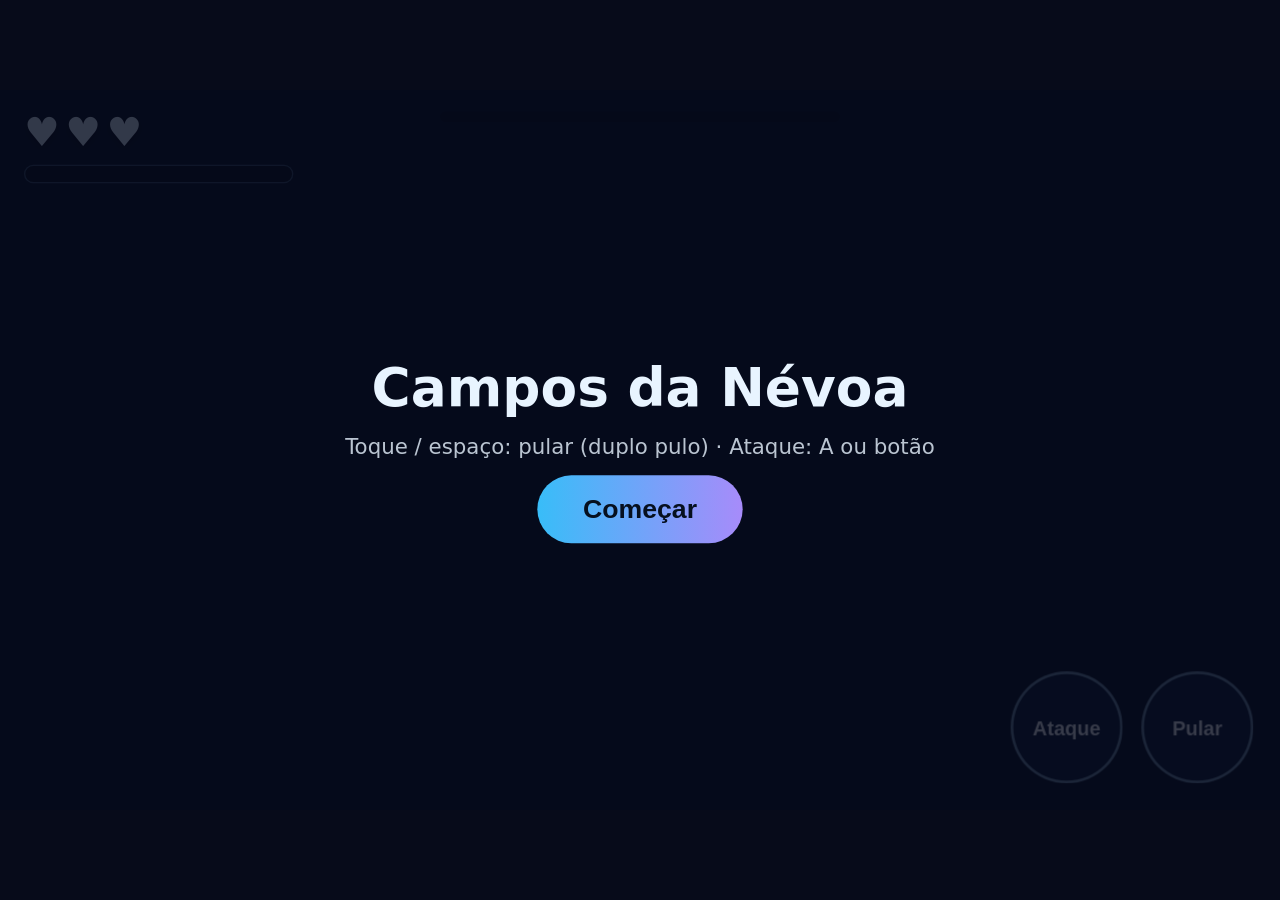
<file: deploy/aventura-2d.html>
<!doctype html>
<html lang="pt-BR"><head><meta charset="utf-8">
<meta name="viewport" content="width=device-width,initial-scale=1,viewport-fit=cover,user-scalable=no">
<title>Aventura 2D — Campos da Névoa</title>
<style>
html,body{margin:0;height:100%;background:#070b1a;overflow:hidden;touch-action:none;-webkit-user-select:none;user-select:none;font-family:system-ui,sans-serif}
#wrap{position:fixed;inset:0;display:flex;align-items:center;justify-content:center}
#stage{position:relative;width:960px;height:540px;transform-origin:center center}
#stage canvas{position:absolute;left:0;top:0;width:960px;height:540px}
#ui{position:absolute;left:0;top:0;width:960px;height:540px;pointer-events:none;color:#e8f4ff;text-shadow:0 2px 6px #000a}
#hearts{position:absolute;left:18px;top:14px;font-size:30px;letter-spacing:4px}
#energy{position:absolute;left:18px;top:56px;width:200px;height:12px;border-radius:8px;background:#0007;border:1px solid #9cf5;overflow:hidden}
#energy i{display:block;height:100%;width:0;background:linear-gradient(90deg,#38bdf8,#a78bfa);box-shadow:0 0 12px #7dd3fc}
#energy.full i{animation:pulse .5s infinite alternate}
@keyframes pulse{to{filter:brightness(1.8)}}
#prog{position:absolute;left:50%;top:16px;width:300px;height:8px;margin-left:-150px;border-radius:6px;background:#0006;overflow:hidden}
#prog i{display:block;height:100%;width:0;background:#86efac}
#boss{position:absolute;left:50%;top:34px;width:340px;margin-left:-170px;display:none;text-align:center;font-size:13px}
#boss b{display:block;height:12px;border-radius:7px;background:#0008;border:1px solid #fff4;overflow:hidden;margin-top:3px}
#boss b i{display:block;height:100%;width:100%;background:#ef4444}
#boss.armor b i{background:#94a3b8}
#msg{position:absolute;left:0;right:0;top:46%;text-align:center;font-size:30px;font-weight:700;opacity:0;transition:opacity .4s}
#mvb{position:absolute;left:20px;bottom:20px;display:none;gap:14px;pointer-events:auto}#mvb.on{display:flex}#mvb button{width:84px;height:84px;border-radius:50%;border:2px solid #bfe6ff99;background:#0b1a3a99;color:#fff;font-size:28px;font-weight:700}#mvb button:active{background:#38bdf866}
#btns{position:absolute;right:20px;bottom:20px;display:flex;gap:14px;pointer-events:auto}
#btns button{width:84px;height:84px;border-radius:50%;border:2px solid #bfe6ff99;background:#0b1a3a99;color:#fff;font-size:15px;font-weight:700;backdrop-filter:blur(4px)}
#btns button:active{background:#38bdf866}
#start{position:absolute;inset:0;display:flex;flex-direction:column;align-items:center;justify-content:center;gap:12px;background:#050a1ccc;color:#e8f4ff;z-index:5;text-align:center}
#start h1{margin:0;font-size:40px}
#start p{margin:0;opacity:.8}
#start button{padding:14px 34px;font-size:20px;border-radius:30px;border:0;background:linear-gradient(90deg,#38bdf8,#a78bfa);color:#06101f;font-weight:800}
</style></head><body>
<div id="wrap"><div id="stage">
<canvas id="bg" width="960" height="540"></canvas>
<canvas id="gl" width="960" height="540"></canvas>
<canvas id="fg" width="960" height="540"></canvas>
<div id="ui"><div id="hearts"></div><div id="energy"><i></i></div><div id="prog"><i></i></div>
<div id="boss"><span>Colosso de Granito</span><b><i></i></b></div><div id="msg"></div>
<div id="mvb"><button id="bL">◀</button><button id="bR">▶</button></div><div id="btns"><button id="bA">Ataque</button><button id="bJ">Pular</button></div></div>
<div id="start"><h1>Campos da Névoa</h1><p>Toque / espaço: pular (duplo pulo) · Ataque: A ou botão</p><p id="load">carregando dragão…</p><button id="go" style="display:none">Começar</button></div>
</div></div>
<script src="assets/lib/three/build/three.min.js"></script>
<script src="assets/lib/three/examples/js/loaders/GLTFLoader.js"></script>
<script src="assets/lib/three/examples/js/libs/meshopt_decoder.js"></script>
<script>
(function(){
'use strict';
const W=960,H=540,GY=430,P=new URLSearchParams(location.search);
const DRAGON=P.get('d')||'wyvern', ROT=parseFloat(P.get('rot')||'1.5708');
/* ---------- escala da tela ---------- */
const stage=document.getElementById('stage');
function fit(){const s=Math.min(innerWidth/W,innerHeight/H);stage.style.transform='scale('+s+')';}
addEventListener('resize',fit);fit();
/* ---------- RNG e pintura das camadas (uma vez, tileáveis) ---------- */
function rng(seed){let s=seed>>>0;return()=>((s=(s*1664525+1013904223)>>>0)/4294967296);}
const TW=1920;
function mk(w,h){const c=document.createElement('canvas');c.width=w;c.height=h;return c;}
function glow(g,x,y,r,col,a){const gr=g.createRadialGradient(x,y,0,x,y,r);gr.addColorStop(0,col.replace('A',a));gr.addColorStop(1,col.replace('A',0));g.fillStyle=gr;g.fillRect(x-r,y-r,r*2,r*2);}
function wrapDraw(g,fn){fn(0);fn(-TW);fn(TW);}  /* desenha 3x para o tile fechar sem emenda */
const L={};
(function paint(){
  /* céu */
  L.sky=mk(W,H);let g=L.sky.getContext('2d');
  let gr=g.createLinearGradient(0,0,0,H);gr.addColorStop(0,'#0a1240');gr.addColorStop(.45,'#1d2a78');gr.addColorStop(.75,'#3d3a9a');gr.addColorStop(1,'#1b6f8f');g.fillStyle=gr;g.fillRect(0,0,W,H);
  const r=rng(7);for(let i=0;i<110;i++){g.fillStyle='rgba(220,235,255,'+(.2+r()*.6)+')';const s=r()*1.8+.4;g.fillRect(r()*W,r()*H*.55,s,s);}
  glow(g,720,120,260,'rgba(170,200,255,A)',.35);glow(g,720,120,50,'rgba(235,245,255,A)',.9);
  /* montanhas distantes */
  function ridge(seed,base,amp,col1,col2,freq){
    const c=mk(TW,H),x=c.getContext('2d'),rr=rng(seed),ph=[rr()*6,rr()*6,rr()*6];
    const k=Math.round(freq);x.beginPath();x.moveTo(0,H);
    for(let i=0;i<=TW;i+=8){const t=i/TW*Math.PI*2;const y=base-amp*(.55*Math.sin(t*k+ph[0])+.3*Math.sin(t*k*2+ph[1])+.15*Math.sin(t*k*5+ph[2]));x.lineTo(i,y);}
    x.lineTo(TW,H);x.closePath();const gg=x.createLinearGradient(0,base-amp,0,H);gg.addColorStop(0,col1);gg.addColorStop(1,col2);x.fillStyle=gg;x.fill();return c;}
  L.m1=ridge(11,330,90,'#3b3f9c','#26256a',3);
  L.m2=ridge(23,380,70,'#27327f','#1a1f58',4);
  /* floresta: árvores com tronco, raízes, copa em camadas, cipós e cogumelos brilhantes (parâmetros sorteados 1x para o tile fechar sem emenda) */
  function shade(hex,k){const n=parseInt(hex.slice(1),16);const f=v=>Math.max(0,Math.min(255,Math.round(v*k)));return 'rgb('+f(n>>16)+','+f((n>>8)&255)+','+f(n&255)+')';}
  function mushroom(x,X,Y,s,hue){
    x.fillStyle='rgba(20,30,80,.9)';x.fillRect(X-s*.12,Y-s*.8,s*.24,s*.8);
    const cg=x.createRadialGradient(X,Y-s*.95,0,X,Y-s*.95,s*1.2);cg.addColorStop(0,'hsla('+hue+',95%,85%,.95)');cg.addColorStop(.4,'hsla('+hue+',90%,60%,.85)');cg.addColorStop(1,'hsla('+hue+',90%,50%,0)');
    x.globalCompositeOperation='lighter';x.fillStyle=cg;x.fillRect(X-s*1.3,Y-s*2.2,s*2.6,s*2.6);x.globalCompositeOperation='source-over';
    x.fillStyle='hsl('+hue+',80%,72%)';x.beginPath();x.ellipse(X,Y-s*.85,s*.62,s*.32,0,Math.PI,0);x.fill();
    x.fillStyle='hsla('+hue+',90%,92%,.9)';x.beginPath();x.ellipse(X-s*.18,Y-s*.98,s*.2,s*.08,0,0,7);x.fill();}
  function forest(seed,n,hmin,hmax,col,base,mush,fog,rim){
    const c=mk(TW,H),x=c.getContext('2d'),rr=rng(seed),trees=[];
    for(let i=0;i<n;i++){const h=hmin+rr()*(hmax-hmin),T={px:rr()*TW,h:h,w:h*.085+9,bl:[],vn:[]};
      const nb=7+(rr()*5|0);for(let k=0;k<nb;k++)T.bl.push({dx:(rr()-.5)*h*.9,dy:h*(.62+rr()*.42),r:h*(.13+rr()*.14),tone:rr()});
      const nv=2+(rr()*3|0);for(let k=0;k<nv;k++)T.vn.push({dx:(rr()-.5)*h*.7,len:h*(.15+rr()*.3),hue:170+rr()*70});trees.push(T);}
    trees.sort((a,b)=>a.h-b.h);
    for(const T of trees)wrapDraw(x,o=>{const X=T.px+o,h=T.h,w=T.w;
      /* tronco afilando, com raízes abertas */
      const tg=x.createLinearGradient(X-w,0,X+w,0);tg.addColorStop(0,shade(col,.75));tg.addColorStop(.7,col);tg.addColorStop(1,rim);
      x.fillStyle=tg;x.beginPath();x.moveTo(X-w*2.1,base+8);x.quadraticCurveTo(X-w*.7,base-h*.1,X-w*.45,base-h*.5);x.lineTo(X-w*.3,base-h*.95);x.lineTo(X+w*.3,base-h*.95);x.lineTo(X+w*.5,base-h*.5);x.quadraticCurveTo(X+w*.8,base-h*.1,X+w*2.3,base+8);x.closePath();x.fill();
      /* copa: blobs escuros atrás, mais claros na frente, borda iluminada pela lua */
      for(const b of T.bl){const cx=X+b.dx,cy=base-b.dy;
        x.fillStyle=shade(col,.85+b.tone*.3);x.beginPath();x.ellipse(cx,cy,b.r*1.55,b.r,0,0,7);x.fill();
        x.strokeStyle=rim;x.globalAlpha=.35;x.lineWidth=1.6;x.beginPath();x.ellipse(cx,cy,b.r*1.55,b.r,0,Math.PI*1.15,Math.PI*1.75);x.stroke();x.globalAlpha=1;}
      /* cipós brilhantes */
      for(const v of T.vn){const vx=X+v.dx,vy=base-h*.62;x.strokeStyle='hsla('+v.hue+',90%,70%,.55)';x.lineWidth=1.3;x.beginPath();x.moveTo(vx,vy);x.quadraticCurveTo(vx+6,vy+v.len*.5,vx-3,vy+v.len);x.stroke();
        x.globalCompositeOperation='lighter';glow(x,vx-3,vy+v.len,9,'hsla('+v.hue+',95%,70%,A)',.8);x.globalCompositeOperation='source-over';}
    });
    /* cogumelos e flores de luz no chão */
    for(let i=0;i<mush;i++){const px=rr()*TW,s=7+rr()*14,hue=rr()<.6?(185+rr()*30):(270+rr()*50);wrapDraw(x,o=>mushroom(x,px+o,base+6-rr()*0,s,hue));}
    if(fog){const f=x.createLinearGradient(0,base-150,0,base+20);f.addColorStop(0,'rgba(120,150,255,0)');f.addColorStop(1,'rgba(150,180,255,'+fog+')');x.fillStyle=f;x.fillRect(0,base-150,TW,170);}
    return c;}
  L.f1=forest(31,15,200,300,'#2a3392',425,9,.38,'rgba(150,190,255,.9)');
  L.f2=forest(47,10,300,430,'#141a5e',474,8,.28,'rgba(110,160,255,.8)');
  /* primeiro plano escuro (passa na frente do dragão): troncos, samambaias e cogumelos grandes */
  (function(){const c=mk(TW,H),x=c.getContext('2d'),rr=rng(77);L.f3=c;const ct=mk(TW,H),xt=ct.getContext('2d');L.f3t=ct;
    {const x=xt;for(let i=0;i<4;i++){const px=rr()*TW,w=34+rr()*30;wrapDraw(x,o=>{const X=px+o,g2=x.createLinearGradient(X-w,0,X+w,0);g2.addColorStop(0,'#04061a');g2.addColorStop(.8,'#0b1240');g2.addColorStop(1,'#2b3f9a');x.fillStyle=g2;x.beginPath();x.moveTo(X-w*1.6,H);x.quadraticCurveTo(X-w*.5,H-130,X-w*.4,0);x.lineTo(X+w*.4,0);x.quadraticCurveTo(X+w*.6,H-130,X+w*1.8,H);x.fill();});}}
    for(let i=0;i<34;i++){const px=rr()*TW,len=60+rr()*90,a=(rr()-.5)*1.1;wrapDraw(x,o=>{x.strokeStyle='#050a24';x.lineWidth=3;for(let k=-3;k<=3;k++){x.beginPath();x.moveTo(px+o,H);x.quadraticCurveTo(px+o+k*len*.25,H-len*.9,px+o+k*len*.45+a*len,H-len*(.55+Math.abs(k)*-.05));x.stroke();}});}
    for(let i=0;i<7;i++){const px=rr()*TW;wrapDraw(x,o=>mushroom(x,px+o,H+4,30+rr()*26,rr()<.5?190:285));}
  })();
  /* chão (tile) */
  L.gnd=mk(TW,H-GY+20);g=L.gnd.getContext('2d');
  const gg=g.createLinearGradient(0,0,0,H-GY+20);gg.addColorStop(0,'#2a7d86');gg.addColorStop(.12,'#17415c');gg.addColorStop(1,'#0a1030');g.fillStyle=gg;g.fillRect(0,0,TW,H-GY+20);
  const r2=rng(5);for(let i=0;i<240;i++){const px=r2()*TW,len=6+r2()*14;g.strokeStyle='rgba('+(r2()<.5?'110,235,220':'150,200,255')+','+(.2+r2()*.4)+')';g.lineWidth=1.2;wrapDraw(g,o=>{g.beginPath();g.moveTo(px+o,2);g.lineTo(px+o+(r2()-.5)*4,2-len);g.stroke();});}
  for(let i=0;i<40;i++){const px=r2()*TW;wrapDraw(g,o=>glow(g,px+o,4,18,'rgba(110,235,220,A)',.35));}
})();
/* ---------- estado ---------- */
const bg=document.getElementById('bg').getContext('2d'),fg=document.getElementById('fg').getContext('2d');
const ui={hearts:document.getElementById('hearts'),en:document.getElementById('energy'),enI:document.querySelector('#energy i'),prog:document.querySelector('#prog i'),boss:document.getElementById('boss'),bossI:document.querySelector('#boss b i'),msg:document.getElementById('msg')};
const LEN=7000;      /* distância da corrida até o chefe */
let S;let DX=210;const DY=56,MV={l:0,r:0};
function reset(){DX=210;document.getElementById('mvb').className='';S={t:0,x:0,sp:300,hp:3,inv:0,en:0,y:GY,vy:0,jumps:0,obs:[],orb:[],shots:[],parts:[],boss:null,state:'run',next:600,nextO:300,shake:0,done:false};}
reset();
function say(t,ms){ui.msg.textContent=t;ui.msg.style.opacity=1;clearTimeout(say.k);say.k=setTimeout(()=>ui.msg.style.opacity=0,ms||1600);}
function hearts(){ui.hearts.textContent='♥'.repeat(Math.max(0,S.hp))+'♡'.repeat(Math.max(0,3-S.hp));}
/* ---------- entrada ---------- */
function jump(){if(S.state==='dead'||S.state==='win')return;if(S.jumps<2){S.jumpFlap=true;S.vy=S.jumps?-560:-700;S.jumps++;for(let i=0;i<8;i++)S.parts.push({x:DX,y:S.y,vx:(Math.random()-.5)*120,vy:Math.random()*60,l:.5,c:'150,230,255'});}}
function attack(){
  if(S.state==='dead'||S.state==='win')return;
  const sp=S.en>=100;
  if(!sp&&S.shotCd>0)return;S.shotCd=.35;S.atkT=.45;if(ACT.atk)ACT.atk.reset().play();
  if(sp)S.en=0;
  S.shots.push({x:DX+60,y:S.y-DY,sp,v:sp?900:760,r:sp?30:12});
}

addEventListener('keyup',e=>{if(e.code==='ArrowLeft')MV.l=0;if(e.code==='ArrowRight')MV.r=0;});
addEventListener('keydown',e=>{if(e.code==='ArrowLeft'){e.preventDefault();MV.l=1;}if(e.code==='ArrowRight'){e.preventDefault();MV.r=1;}if(e.code==='Space'||e.code==='ArrowUp'){e.preventDefault();jump();}if(e.code==='KeyA'||e.code==='KeyZ')attack();});
for(const [id,k] of [['bL','l'],['bR','r']]){const b=document.getElementById(id);b.addEventListener('pointerdown',e=>{e.preventDefault();MV[k]=1;});for(const ev of ['pointerup','pointerleave','pointercancel'])b.addEventListener(ev,()=>MV[k]=0);}
document.getElementById('bJ').addEventListener('pointerdown',e=>{e.preventDefault();jump();});
document.getElementById('bA').addEventListener('pointerdown',e=>{e.preventDefault();attack();});
document.getElementById('wrap').addEventListener('pointerdown',e=>{if(!e.target.closest('#btns')&&!e.target.closest('#mvb')&&!e.target.closest('#start'))jump();});
/* ---------- dragão 3D de lado ---------- */
const gl=document.getElementById('gl');
const ren=new THREE.WebGLRenderer({canvas:gl,alpha:true,antialias:true});ren.setPixelRatio(Math.min(devicePixelRatio,2));ren.setSize(W,H,false);gl.style.width=W+'px';gl.style.height=H+'px';
if(THREE.sRGBEncoding)ren.outputEncoding=THREE.sRGBEncoding;
const scene=new THREE.Scene(),cam=new THREE.OrthographicCamera(0,W,0,H,-500,500);cam.position.z=100;
scene.add(new THREE.HemisphereLight(0xcfe0ff,0x4a4a9a,1.9));const dl=new THREE.DirectionalLight(0xffffff,1.3);dl.position.set(200,400,300);scene.add(dl);const rl=new THREE.DirectionalLight(0x7dd3fc,1.4);rl.position.set(-300,200,-200);scene.add(rl);
const ACT={};let dragon=null,mixer=null,pivot=new THREE.Group();scene.add(pivot);
const loader=new THREE.GLTFLoader();if(window.MeshoptDecoder)loader.setMeshoptDecoder(window.MeshoptDecoder);
loader.load('assets/colony/dragons/'+DRAGON+'.glb',g=>{
  dragon=g.scene;const bx=new THREE.Box3().setFromObject(dragon),sz=bx.getSize(new THREE.Vector3()),ct=bx.getCenter(new THREE.Vector3());
  dragon.position.sub(ct);const m=Math.max(sz.x,sz.y,sz.z),k=250/m;pivot.scale.setScalar(k);pivot.add(dragon);
  pivot.rotation.y=Math.PI/2+ROT;   /* de lado, olhando para a direita (ajuste com ?rot=) */
  const cl=g.animations||[],c=cl.find(a=>/fly|voo|flap/i.test(a.name))||cl.find(a=>/idle/i.test(a.name))||cl[0];
  if(cl.length){mixer=new THREE.AnimationMixer(dragon);const f=re=>cl.find(a=>re.test(a.name))||c||cl[0];
    ACT.run=mixer.clipAction(f(/run|walk/i));ACT.idle=mixer.clipAction(f(/stand|idle/i));ACT.fly=mixer.clipAction(f(/fly|voo|flap/i));ACT.atk=mixer.clipAction(f(/attack|atk/i));ACT.atk.setLoop(THREE.LoopOnce,1);ACT.atk.clampWhenFinished=false;
    ACT.run.play();ACT.cur=ACT.run;}
  document.getElementById('load').style.display='none';document.getElementById('go').style.display='';
},undefined,()=>{document.getElementById('load').textContent='não consegui carregar o dragão';});
/* ---------- laço ---------- */
let last=0,running=false;
document.getElementById('go').onclick=()=>{document.getElementById('start').style.display='none';reset();hearts();running=true;last=performance.now();say('Corra!',1200);requestAnimationFrame(loop);};
function hit(){if(S.inv>0)return;S.hp--;S.inv=1.4;S.shake=.35;hearts();if(S.hp<=0){S.state='dead';say('A névoa te alcançou… toque para tentar de novo',99999);setTimeout(()=>{document.getElementById('start').style.display='flex';document.getElementById('go').textContent='Tentar de novo';},900);}}
function burst(x,y,col,n){for(let i=0;i<n;i++){const a=Math.random()*6.28,v=60+Math.random()*260;S.parts.push({x,y,vx:Math.cos(a)*v,vy:Math.sin(a)*v,l:.6+Math.random()*.4,c:col});}}
function step(dt){
  S.t+=dt;S.shotCd=Math.max(0,(S.shotCd||0)-dt);S.inv=Math.max(0,S.inv-dt);S.shake=Math.max(0,S.shake-dt);S.atkT=Math.max(0,(S.atkT||0)-dt);
  if(S.state==='dead')return;
  const running=S.state==='run';
  if(running||S.state==='win'){S.x+=S.sp*dt*(S.state==='win'?.35:1);}
  if(S.state==='boss'){DX+=(MV.r-MV.l)*340*dt;DX=Math.max(70,Math.min(S.boss?S.boss.x-135:W-300,DX));}
  /* física do pulo */
  S.vy+=1900*dt;S.y+=S.vy*dt;if(S.y>=GY){S.y=GY;S.vy=0;S.jumps=0;}
  /* geração */
  if(S.state==='run'){
    S.nextO-=S.sp*dt;if(S.nextO<=0){const t=Math.random();
      if(t<.55)S.obs.push({k:'spike',x:W+60,w:44,h:50+Math.random()*34});
      else if(t<.8)S.obs.push({k:'wisp',x:W+60,y:GY-120-Math.random()*50,w:48,h:48,hp:1});
      else S.obs.push({k:'rock',x:W+60,w:70,h:70});
      S.nextO=330+Math.random()*320;}
    S.next-=S.sp*dt;if(S.next<=0){const n=3+(Math.random()*3|0),y0=GY-100-Math.random()*130;for(let i=0;i<n;i++)S.orb.push({x:W+60+i*46,y:y0-Math.sin(i/(n-1)*Math.PI)*40,c:0});S.next=520+Math.random()*400;}
    if(S.x>=LEN){S.state='boss';S.boss={x:W+200,y:GY,hp:100,max:100,armor:true,cd:2,anim:0};ui.boss.style.display='block';ui.boss.className='armor';document.getElementById('mvb').className='on';say('COLOSSO DE GRANITO — ◀ ▶ para andar, Ataque para atirar. A armadura só quebra com o ataque supremo (barra cheia)!',4200);S.obs.length=0;}
  }
  /* obstáculos */
  for(const o of S.obs){o.x-=S.sp*dt*(o.v||1)+(o.vx||0)*dt;if(o.k==='wisp')o.y+=Math.sin(S.t*3+o.x*.01)*30*dt;}
  S.obs=S.obs.filter(o=>o.x>-160);
  for(const o of S.obs){const top=o.k==='wisp'?o.y-o.h/2:GY-o.h,bot=o.k==='wisp'?o.y+o.h/2:GY;
    if(Math.abs(o.x-DX)<o.w/2+30&&S.y-DY+26>top&&S.y-DY-26<bot){o.dead=true;burst(o.x,top+o.h/2,'255,120,80',16);hit();}}
  S.obs=S.obs.filter(o=>!o.dead);
  /* orbes de energia */
  for(const o of S.orb){o.x-=S.sp*dt;if(Math.hypot(o.x-DX,o.y-(S.y-DY))<46&&!o.c){o.c=1;S.en=Math.min(100,S.en+9);burst(o.x,o.y,'150,240,255',8);}}
  S.orb=S.orb.filter(o=>!o.c&&o.x>-60);
  /* tiros */
  for(const s of S.shots){s.x+=s.v*dt;
    for(const o of S.obs){if(o.k==='spike')continue;const top=o.k==='wisp'?o.y-o.h/2:GY-o.h,bot=o.k==='wisp'?o.y+o.h/2:GY;if(Math.abs(s.x-o.x)<o.w/2+s.r&&s.y>top-s.r&&s.y<bot+s.r){o.dead=!!(o.k==='wisp'||s.sp);if(o.dead)burst(o.x,s.y,'180,160,255',18);if(!s.sp)s.dead=true;}}
    const b=S.boss;if(b&&Math.abs(s.x-b.x)<110&&s.y>GY-260-s.r&&s.y<GY+s.r){
      if(s.sp){if(b.armor){b.armor=false;ui.boss.className='';S.shake=.6;say('Armadura quebrada!',1500);burst(b.x,GY-130,'200,210,230',50);}b.hp-=22;}
      else if(!b.armor){b.hp-=4;}else{burst(s.x,s.y,'200,210,220',6);}
      s.dead=true;burst(s.x,s.y,'255,200,120',10);if(b.hp<=0&&S.state==='boss'){S.state='win';ui.boss.style.display='none';burst(b.x,GY-130,'255,230,160',120);S.shake=.9;say('Vitória! O Colosso de Granito caiu.',99999);setTimeout(()=>{document.getElementById('start').style.display='flex';document.getElementById('go').textContent='Jogar de novo';},1600);}}
    if(s.x>W+80)s.dead=true;}
  S.shots=S.shots.filter(s=>!s.dead);S.obs=S.obs.filter(o=>!o.dead);
  /* chefe */
  const b=S.boss;if(b&&S.state==='boss'){b.anim+=dt;let mv=0;
    if(!b.arrived){b.x-=220*dt;mv=220;if(b.x<=W-190){b.arrived=true;S.shake=.4;}}
    else{const tx=W-200+Math.sin(b.anim*.7)*70,d=tx-b.x;mv=Math.max(-90,Math.min(90,d*2));b.x+=mv*dt;}
    b.walk=(b.walk||0)+Math.abs(mv)*dt*.045;if(Math.abs(mv)>60&&((b.walk*2)|0)!==b.step){b.step=(b.walk*2)|0;S.shake=Math.max(S.shake,.08);}
    b.cd-=dt;if(b.cd<=0){b.cd=1.6+Math.random()*1.1;if(Math.random()<.6)S.obs.push({k:'rock',x:b.x-60,w:64,h:64,v:0,vx:360,roll:1});else S.obs.push({k:'wisp',x:b.x-60,y:GY-90,w:46,h:46,v:0,vx:420});}
    ui.bossI.style.width=Math.max(0,b.hp)+'%';}
  /* partículas */
  for(const p of S.parts){p.x+=p.vx*dt;p.y+=p.vy*dt;p.vy+=300*dt;p.l-=dt;}S.parts=S.parts.filter(p=>p.l>0);
  ui.enI.style.width=S.en+'%';ui.en.className=S.en>=100?'full':'';
  ui.prog.style.width=Math.min(100,S.x/LEN*100)+'%';
}
function drawBG(){
  const x=S.x;bg.clearRect(0,0,W,H);bg.drawImage(L.sky,0,0);
  const sh=S.shake>0?(Math.random()-.5)*10*S.shake:0;bg.save();bg.translate(sh,0);
  const lay=(c,f,y)=>{const o=-((x*f)%TW);bg.drawImage(c,o,y||0);bg.drawImage(c,o+TW,y||0);};
  lay(L.m1,.04);lay(L.m2,.09);
  /* raios de luz da lua */
  bg.save();bg.globalCompositeOperation='lighter';for(let i=0;i<5;i++){const bx=380+i*130+Math.sin(S.t*.4+i)*18,g=bg.createLinearGradient(bx,0,bx-120,GY);g.addColorStop(0,'rgba(170,200,255,.16)');g.addColorStop(1,'rgba(170,200,255,0)');bg.fillStyle=g;bg.beginPath();bg.moveTo(bx-14,0);bg.lineTo(bx+22,0);bg.lineTo(bx-100,GY);bg.lineTo(bx-190,GY);bg.fill();}bg.restore();
  lay(L.f1,.2);lay(L.f2,.4);
  const ot=-((x*.9)%TW);bg.drawImage(L.f3t,ot,0);bg.drawImage(L.f3t,ot+TW,0);
  const o=-(x%TW);bg.drawImage(L.gnd,o,GY-6);bg.drawImage(L.gnd,o+TW,GY-6);
  bg.restore();
}
const FF=[];{const r=rng(9);for(let i=0;i<46;i++)FF.push({x:r()*W,y:120+r()*330,p:r()*6,s:.4+r()*.9,z:r()});}
function drawFF(){fg.globalCompositeOperation='lighter';for(const f of FF){const x=((f.x-S.x*(.3+f.z*.5))%W+W)%W,y=f.y+Math.sin(S.t*f.s+f.p)*16,a=.35+.5*Math.sin(S.t*2*f.s+f.p),r=5+f.z*7;const g=fg.createRadialGradient(x,y,0,x,y,r);g.addColorStop(0,'rgba(220,255,200,'+a+')');g.addColorStop(1,'rgba(160,255,200,0)');fg.fillStyle=g;fg.fillRect(x-r,y-r,r*2,r*2);}fg.globalCompositeOperation='source-over';}
function drawTop(){
  const o=-((S.x*1.15)%TW);fg.drawImage(L.f3,o,0);fg.drawImage(L.f3,o+TW,0);drawFF();
  const v=fg.createRadialGradient(W/2,H/2,H*.45,W/2,H/2,H*.95);v.addColorStop(0,'rgba(3,6,25,0)');v.addColorStop(1,'rgba(3,6,25,.65)');fg.fillStyle=v;fg.fillRect(0,0,W,H);}
function drawFG(){
  fg.clearRect(0,0,W,H);const t=S.t;
  /* orbes */
  fg.globalCompositeOperation='lighter';
  for(const o of S.orb){const g=fg.createRadialGradient(o.x,o.y,0,o.x,o.y,22);g.addColorStop(0,'rgba(220,250,255,.95)');g.addColorStop(.35,'rgba(110,210,255,.5)');g.addColorStop(1,'rgba(110,210,255,0)');fg.fillStyle=g;fg.fillRect(o.x-22,o.y-22,44,44);}
  fg.globalCompositeOperation='source-over';
  /* obstáculos */
  for(const o of S.obs){
    if(o.k==='spike'){const g=fg.createLinearGradient(0,GY-o.h,0,GY);g.addColorStop(0,'#7de3e8');g.addColorStop(1,'#1b3a78');fg.fillStyle=g;for(let i=-1;i<=1;i++){fg.beginPath();fg.moveTo(o.x+i*15-10,GY);fg.lineTo(o.x+i*15,GY-o.h*(i?.7:1));fg.lineTo(o.x+i*15+10,GY);fg.fill();}
      fg.globalCompositeOperation='lighter';const gg=fg.createRadialGradient(o.x,GY-o.h*.6,0,o.x,GY-o.h*.6,50);gg.addColorStop(0,'rgba(120,230,255,.4)');gg.addColorStop(1,'rgba(120,230,255,0)');fg.fillStyle=gg;fg.fillRect(o.x-50,GY-o.h-30,100,o.h+60);fg.globalCompositeOperation='source-over';}
    else if(o.k==='rock'){fg.save();fg.translate(o.x,GY-o.h/2);if(o.roll)fg.rotate(-S.t*5);const g=fg.createRadialGradient(-8,-10,4,0,0,o.h*.6);g.addColorStop(0,'#8a93b8');g.addColorStop(1,'#2a2f55');fg.fillStyle=g;fg.beginPath();for(let i=0;i<9;i++){const a=i/9*6.283,r=o.h/2*(.85+.2*Math.sin(i*2.7));fg.lineTo(Math.cos(a)*r,Math.sin(a)*r);}fg.closePath();fg.fill();fg.strokeStyle='#0006';fg.lineWidth=2;fg.stroke();fg.restore();}
    else{fg.globalCompositeOperation='lighter';const g=fg.createRadialGradient(o.x,o.y,0,o.x,o.y,40);g.addColorStop(0,'rgba(255,200,255,.95)');g.addColorStop(.3,'rgba(190,120,255,.7)');g.addColorStop(1,'rgba(120,60,255,0)');fg.fillStyle=g;fg.fillRect(o.x-40,o.y-40,80,80);fg.globalCompositeOperation='source-over';fg.fillStyle='#fff';fg.fillRect(o.x-9,o.y-5,5,7);fg.fillRect(o.x+4,o.y-5,5,7);}
  }
  /* chefe: colosso de granito (silhueta pintada com camadas de pedra) */
  const b=S.boss;if(b){const bx=b.x,by=GY,sw=Math.abs(Math.sin((b.walk||0)*Math.PI))*-7;
    fg.save();fg.translate(bx,by);
    const body=(x,y,w,h,c1,c2)=>{const g=fg.createLinearGradient(x,y,x+w,y+h);g.addColorStop(0,c1);g.addColorStop(1,c2);fg.fillStyle=g;fg.beginPath();fg.moveTo(x+w*.1,y+h);fg.lineTo(x,y+h*.2);fg.lineTo(x+w*.25,y);fg.lineTo(x+w*.8,y+h*.05);fg.lineTo(x+w,y+h*.4);fg.lineTo(x+w*.9,y+h);fg.closePath();fg.fill();fg.strokeStyle='#000a';fg.lineWidth=3;fg.stroke();};
    const w1=Math.sin((b.walk||0)*Math.PI),w2=-w1;body(-70+w1*22,-70-Math.max(0,w1)*16,60,70,'#566090','#232850');body(10+w2*22,-70-Math.max(0,w2)*16,60,70,'#566090','#232850');          /* pernas */
    body(-95,-230+sw,190,170,b.armor?'#9aa6c8':'#6d7498',b.armor?'#3f4776':'#2b3058');       /* tronco */
    body(-50,-300+sw,100,80,'#7f89b0','#2f3563');                                            /* cabeça */
    body(-150,-220+sw,60,130,'#6d7498','#252a52');body(90,-220+sw,60,130,'#6d7498','#252a52'); /* braços */
    fg.fillStyle=b.armor?'#7dd3fc':'#ff7a45';fg.shadowColor=fg.fillStyle;fg.shadowBlur=14;fg.fillRect(-28,-270+sw,16,8);fg.fillRect(12,-270+sw,16,8);fg.shadowBlur=0;
    if(b.armor){fg.strokeStyle='#cfe6ff88';fg.lineWidth=2;for(let i=0;i<4;i++){fg.beginPath();fg.moveTo(-80+i*40,-210+sw);fg.lineTo(-60+i*40,-80+sw);fg.stroke();}}
    fg.restore();}
  /* tiros */
  fg.globalCompositeOperation='lighter';
  for(const s of S.shots){const r=s.r*(s.sp?2.6:2.4);const g=fg.createRadialGradient(s.x,s.y,0,s.x,s.y,r);g.addColorStop(0,'rgba(255,255,255,1)');g.addColorStop(.3,s.sp?'rgba(190,140,255,.9)':'rgba(255,200,110,.9)');g.addColorStop(1,'rgba(255,100,60,0)');fg.fillStyle=g;fg.fillRect(s.x-r,s.y-r,r*2,r*2);
    for(let i=1;i<6;i++){fg.globalAlpha=.5/i;fg.beginPath();fg.arc(s.x-i*s.r*.9,s.y,s.r*(1-i*.14),0,7);fg.fillStyle=s.sp?'#a78bfa':'#ffb347';fg.fill();}fg.globalAlpha=1;}
  for(const p of S.parts){fg.fillStyle='rgba('+p.c+','+Math.max(0,p.l*1.6)+')';fg.fillRect(p.x-2,p.y-2,4,4);}
  fg.globalCompositeOperation='source-over';
  /* aura do especial pronto */
  if(S.en>=100){fg.globalCompositeOperation='lighter';const g=fg.createRadialGradient(DX,S.y-DY,10,DX,S.y-DY,110);g.addColorStop(0,'rgba(170,140,255,.35)');g.addColorStop(1,'rgba(170,140,255,0)');fg.fillStyle=g;fg.fillRect(DX-110,S.y-DY-110,220,220);fg.globalCompositeOperation='source-over';}
}
function drawDragon(dt){
  if(!dragon)return;
  if(mixer){const air=S.y<GY-4,fight=S.state==='boss'||S.state==='win',moving=(MV.l||MV.r)&&S.state==='boss',want=S.atkT>0?ACT.atk:(air?ACT.fly:(fight&&!moving?ACT.idle:ACT.run));
    if(want&&want!==ACT.cur){want.reset().play();if(ACT.cur&&ACT.cur!==want)ACT.cur.crossFadeTo(want,.12,false);ACT.cur=want;}
    if(S.vy<0&&S.jumpFlap){ACT.fly.reset().play();S.jumpFlap=false;}   /* bate a asa a cada pulo */
    ACT.fly.timeScale=2.2;ACT.run.timeScale=S.state==='run'?1.4:.9;ACT.idle.timeScale=1;mixer.update(dt);}
  const bob=Math.sin(S.t*6)*(S.y<GY?0:2);
  pivot.position.set(DX,S.y-DY+bob,0);pivot.scale.y=-Math.abs(pivot.scale.y)*-1;
  /* câmera ortográfica tem Y para baixo: espelha para o dragão ficar de pé */
  pivot.rotation.z=Math.PI+Math.max(-.35,Math.min(.35,S.vy/2400));
  pivot.visible=!(S.inv>0&&((S.t*14)|0)%2===0);
  ren.render(scene,cam);
}
function loop(now){
  const dt=Math.min(.05,(now-last)/1000||.016);last=now;
  step(dt);drawBG();drawFG();drawDragon(dt);drawTop();
  requestAnimationFrame(loop);
}
hearts();
window.aventura={S:()=>S,reset,ACT};
})();
</script></body></html>
</file>
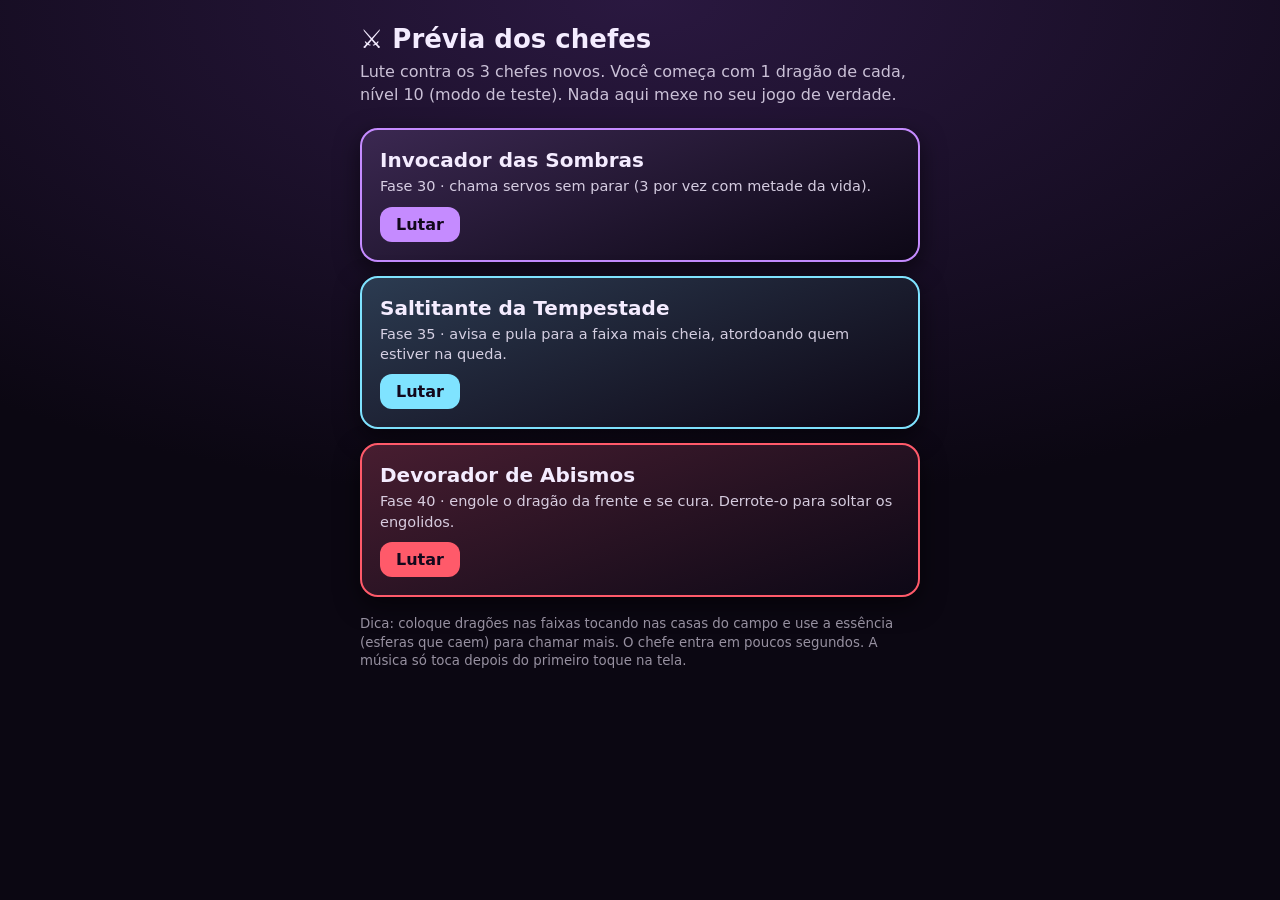
<file: deploy/chefes.html>
<!doctype html>
<html lang="pt-BR"><head><meta charset="utf-8"><meta name="viewport" content="width=device-width,initial-scale=1"><title>Prévia dos Chefes</title>
<style>
:root{color-scheme:dark}*{box-sizing:border-box}body{margin:0;min-height:100vh;background:radial-gradient(120% 80% at 50% 0%,#2a1840,#0b0712 70%);color:#f4ecff;font-family:system-ui,-apple-system,Segoe UI,sans-serif;padding:24px 16px 48px}
main{max-width:560px;margin:0 auto}h1{font-size:26px;margin:0 0 6px}p.sub{margin:0 0 22px;opacity:.8;line-height:1.45}
a.card{display:block;text-decoration:none;color:inherit;margin:0 0 14px;padding:18px;border-radius:18px;border:2px solid var(--c);background:linear-gradient(160deg,color-mix(in srgb,var(--c) 22%,#140c20),#0d0816);box-shadow:0 8px 24px #0008}
a.card b{display:block;font-size:20px;margin-bottom:4px}a.card span{display:block;opacity:.85;font-size:14.5px;line-height:1.4}a.card i{display:inline-block;margin-top:10px;padding:8px 16px;border-radius:12px;background:var(--c);color:#12081c;font-style:normal;font-weight:900}
small{display:block;opacity:.6;margin-top:18px;line-height:1.4}
</style></head><body><main>
<h1>⚔️ Prévia dos chefes</h1>
<p class="sub">Lute contra os 3 chefes novos. Você começa com 1 dragão de cada, nível 10 (modo de teste). Nada aqui mexe no seu jogo de verdade.</p>
<a class="card" style="--c:#c58bff" href="index.html?dev=1&boss=invocador"><b>Invocador das Sombras</b><span>Fase 30 · chama servos sem parar (3 por vez com metade da vida).</span><i>Lutar</i></a>
<a class="card" style="--c:#7fe3ff" href="index.html?dev=1&boss=saltitante"><b>Saltitante da Tempestade</b><span>Fase 35 · avisa e pula para a faixa mais cheia, atordoando quem estiver na queda.</span><i>Lutar</i></a>
<a class="card" style="--c:#ff5a6a" href="index.html?dev=1&boss=devorador"><b>Devorador de Abismos</b><span>Fase 40 · engole o dragão da frente e se cura. Derrote-o para soltar os engolidos.</span><i>Lutar</i></a>
<small>Dica: coloque dragões nas faixas tocando nas casas do campo e use a essência (esferas que caem) para chamar mais. O chefe entra em poucos segundos. A música só toca depois do primeiro toque na tela.</small>
</main></body></html>
</file>
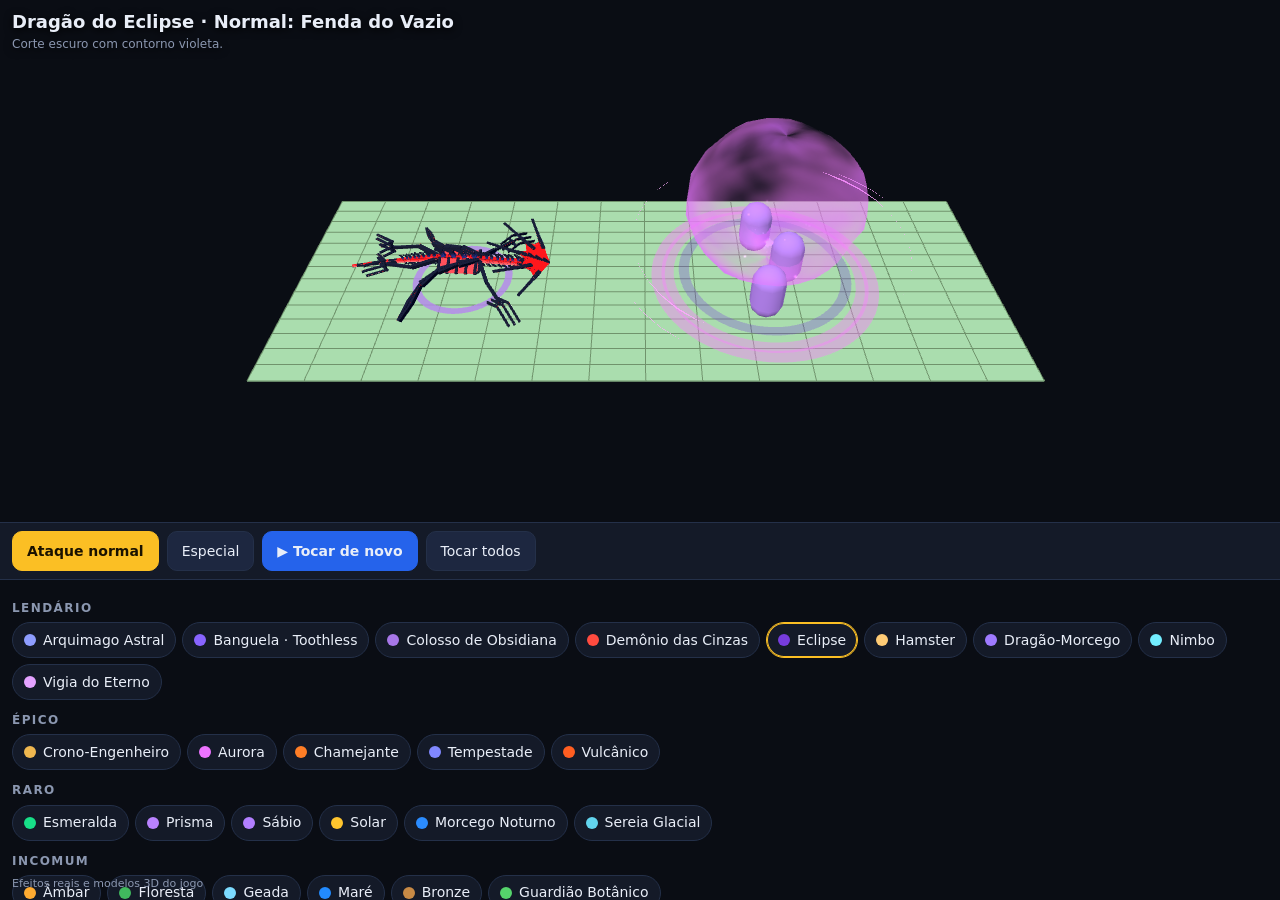
<file: deploy/preview-ataques.html>
<!doctype html>
<html lang="pt-BR">
<head>
<meta charset="utf-8">
<meta name="viewport" content="width=device-width,initial-scale=1,viewport-fit=cover">
<title>Preview dos ataques dos dragões</title>
<style>
:root{color-scheme:dark;--bg:#0a0d14;--card:#141a28;--line:#243049;--ink:#e9eef8;--mut:#8b97b0;--gold:#fbbf24}
*{box-sizing:border-box}html,body{margin:0;height:100%;background:var(--bg);color:var(--ink);font:14px/1.35 system-ui,-apple-system,sans-serif;overflow:hidden}
#stage{position:fixed;inset:0 0 auto 0;height:58vh;background:#0a0d14}
#cv{width:100%;height:100%;display:block;touch-action:none}
#cap{position:absolute;left:12px;right:12px;top:10px;pointer-events:none;text-shadow:0 2px 8px #000}
#cap b{font-size:18px;display:block}#cap span{color:var(--mut);font-size:12px}
#bar{position:fixed;left:0;right:0;top:58vh;display:flex;gap:8px;padding:8px 12px;background:var(--card);border-top:1px solid var(--line);border-bottom:1px solid var(--line);align-items:center;flex-wrap:wrap}
button{font:inherit;color:var(--ink);background:#1d2740;border:1px solid var(--line);border-radius:10px;padding:9px 14px;min-height:40px;cursor:pointer}
button.on{background:var(--gold);color:#1a1200;border-color:var(--gold);font-weight:700}
button.go{background:#2563eb;border-color:#2563eb;font-weight:700}
#list{position:fixed;left:0;right:0;top:calc(58vh + 58px);bottom:0;overflow:auto;padding:8px 12px 24px;-webkit-overflow-scrolling:touch}
h3{margin:12px 0 6px;font-size:12px;letter-spacing:.12em;text-transform:uppercase;color:var(--mut)}
.chips{display:flex;flex-wrap:wrap;gap:6px}
.chip{display:inline-flex;align-items:center;gap:7px;padding:7px 11px;border-radius:999px;background:var(--card);border:1px solid var(--line);min-height:36px}
.chip i{width:12px;height:12px;border-radius:50%;display:inline-block}
.chip.sel{border-color:var(--gold);box-shadow:0 0 0 1px var(--gold) inset}
#msg{position:fixed;left:12px;bottom:8px;font-size:11px;color:var(--mut);pointer-events:none}
</style>
</head>
<body>
<div id="stage"><canvas id="cv"></canvas><div id="cap"><b id="capT">Carregando…</b><span id="capS"></span></div></div>
<div id="bar">
  <button id="bN" class="on">Ataque normal</button>
  <button id="bS">Especial</button>
  <button id="bR" class="go">▶ Tocar de novo</button>
  <button id="bA">Tocar todos</button>
</div>
<div id="list"></div>
<div id="msg"></div>
<script src="assets/lib/three/build/three.min.js"></script>
<script src="assets/lib/three/examples/js/loaders/GLTFLoader.js"></script>
<script src="assets/lib/three/examples/js/libs/meshopt_decoder.js"></script>
<script src="assets/colony/war_elemental_fx.js"></script>
<script src="assets/colony/war_elemental_catalog.js"></script>
<script src="assets/colony/war_elemental_attacks.js"></script>
<script src="assets/colony/war_elemental_epic.js"></script>
<script src="assets/colony/war_binbun_fx.js?v=8"></script>
<script src="assets/colony/war_signature_fx.js?v=5"></script>
<script>
(function () {
  'use strict';
  const T = THREE, cv = document.getElementById('cv');
  const R = new T.WebGLRenderer({ canvas: cv, antialias: true, alpha: false });
  R.outputEncoding = T.sRGBEncoding; R.setClearColor(0x0a0d14);
  const scene = new T.Scene();
  const cam = new T.PerspectiveCamera(42, 1, .1, 200);
  scene.add(new T.HemisphereLight(0xcfe3ff, 0x2a3a28, 1.15));
  const sun = new T.DirectionalLight(0xffffff, .9); sun.position.set(-4, 9, 6); scene.add(sun);
  /* chão: faixa de jogo verde com grade, como na batalha */
  const ground = new T.Mesh(new T.PlaneGeometry(14, 5.2), new T.MeshLambertMaterial({ color: 0x3f6b3a })); ground.rotation.x = -Math.PI / 2; scene.add(ground);
  const grid = new T.GridHelper(14, 14, 0x294a26, 0x294a26); grid.scale.z = .37; grid.position.y = .01; scene.add(grid);
  const from = new T.Vector3(-3.3, 1.15, 0), to = new T.Vector3(2.4, .95, 0);
  /* dragão de marcação (forma simples; os modelos 3D reais ficam no jogo) */
  const drag = new T.Group(); scene.add(drag);
  const dm = new T.MeshLambertMaterial({ color: 0xffffff });
  const body = new T.Mesh(new T.SphereGeometry(.55, 20, 14), dm); body.scale.set(1.25, .8, .8); body.position.y = .7; drag.add(body);
  const head = new T.Mesh(new T.SphereGeometry(.32, 16, 12), dm); head.position.set(.78, 1.1, 0); drag.add(head);
  const tail = new T.Mesh(new T.ConeGeometry(.2, 1, 10), dm); tail.rotation.z = Math.PI / 2; tail.position.set(-1.0, .6, 0); drag.add(tail);
  const wing = new T.Mesh(new T.ConeGeometry(.5, 1.1, 3), dm); wing.position.set(-.1, 1.25, .35); wing.rotation.set(.5, 0, 0); drag.add(wing);
  const wing2 = wing.clone(); wing2.position.z = -.35; wing2.rotation.x = -.5; drag.add(wing2);
  drag.position.set(-3.7, 0, 0);
  const ring = new T.Mesh(new T.RingGeometry(.85, 1, 40), new T.MeshBasicMaterial({ color: 0xffffff, transparent: true, opacity: .8, side: T.DoubleSide })); ring.rotation.x = -Math.PI / 2; ring.position.set(-3.7, .03, 0); scene.add(ring);
  /* alvos: três fantasmas roxos */
  const gm = new T.MeshLambertMaterial({ color: 0x5b2a9c });
  for (let i = 0; i < 3; i++) { const g = new T.Mesh(new T.CapsuleGeometry(.32, .5, 4, 10), gm); g.position.set(2.3 + (i % 2) * .5, .6, (i - 1) * .95); scene.add(g); }
  const fx = new window.ElementalFX(scene);
  /* modelos 3D reais de cada espécie (tabela gerada do código do jogo: arquivo, giro, escala, tom) */
  const MODELS = {"musgo":{"f":"dragons/cartoon.glb","yaw":1.5708,"fly":"^CharacterArmature\\|Flying_Idle$","idle":"Flying_Idle","flags":"i","tint":["#5fb842",0.9],"D":0.95,"glow":null,"base":"cartoon"},"argila":{"f":"dragons/cartoon.glb","yaw":1.5708,"fly":"^CharacterArmature\\|Flying_Idle$","idle":"Flying_Idle","flags":"i","tint":null,"D":0.85,"glow":null,"base":"cartoon"},"orvalho":{"f":"dragons/cartoon.glb","yaw":1.5708,"fly":"^CharacterArmature\\|Flying_Idle$","idle":"Flying_Idle","flags":"i","tint":["#5fc8ff",0.9],"D":0.85,"glow":null,"base":"cartoon"},"brisa":{"f":"dragons/bw.glb","yaw":-1.5708,"fly":"^fly$","idle":null,"flags":"i","tint":null,"D":0.85,"glow":null,"base":"bw"},"cascalho":{"f":"dragons/wyvern.glb","yaw":0,"fly":"^Flying","idle":"^Standing","flags":"i","tint":null,"D":0.95,"glow":null,"base":"wyvern"},"cinza":{"f":"dragons/nightmare.glb","yaw":0,"fly":"^flying$","idle":"^idle roosting","flags":"i","tint":null,"D":0.88,"glow":null,"base":"nightmare"},"floresta":{"f":"dragons/poison.glb","yaw":-1.5708,"fly":".","idle":null,"flags":"","tint":null,"D":1,"glow":null,"base":"poison"},"ambar":{"f":"dragons/fire2.glb","yaw":-1.5708,"fly":"fly","idle":null,"flags":"i","tint":["#ffb338",0.45],"D":1,"glow":null,"base":"fire2"},"mare":{"f":"dragons/ulyssan.glb","yaw":-1.5708,"fly":"fly_glide|fly","idle":"idle_calm|idle","flags":"i","tint":["#298aff",0.9],"D":1.05,"glow":"#4da6ff","base":"ulyssan"},"geada":{"f":"dragons/ulyssan.glb","yaw":-1.5708,"fly":"fly_glide|fly","idle":"idle_calm|idle","flags":"i","tint":null,"D":1,"glow":"#bce4ff","base":"ulyssan"},"bronze":{"f":"dragons/tilt.glb","yaw":1.5708,"fly":"Blade_Spin","idle":null,"flags":"i","tint":null,"D":1.08,"glow":null,"base":"tilt"},"prisma":{"f":"dragons/ulyssan.glb","yaw":-1.5708,"fly":"fly_glide|fly","idle":"idle_calm|idle","flags":"i","tint":["#5de8ff",0.9],"D":1.1,"glow":"#4de0ff","base":"ulyssan"},"esmeralda":{"f":"dragons/poison.glb","yaw":-1.5708,"fly":".","idle":null,"flags":"","tint":["#14e872",0.85],"D":1.1,"glow":"#28f585","base":"poison"},"solar":{"f":"dragons/fire2.glb","yaw":-1.5708,"fly":"fly","idle":null,"flags":"i","tint":["#ffd23a",0.55],"D":1.15,"glow":"#ffd64a","base":"fire2"},"sabio":{"f":"dragons/sage.glb","yaw":-1.5708,"fly":"Fly$","idle":"Idle$","flags":"i","tint":null,"D":1.1,"glow":null,"base":"sage"},"vulcao":{"f":"dragons/devil.glb","yaw":-1.5708,"fly":"^fly$","idle":null,"flags":"i","tint":["#ff4a1a",0.75],"D":1.3,"glow":"#ff7722","base":"devil"},"tempestade":{"f":"dragons/red.glb","yaw":-1.5708,"fly":"fly","idle":null,"flags":"i","tint":["#657dff",0.9],"D":1.3,"glow":"#7c92ff","base":"red"},"aurora":{"f":"dragons/red.glb","yaw":-1.5708,"fly":"fly","idle":null,"flags":"i","tint":["#ff75e6",0.9],"D":1.35,"glow":"#ffa1ec","base":"red"},"eclipse":{"f":"dragons/eternatus.glb","yaw":-1.5708,"fly":"eternatus_fly","idle":"eternatus_idle","flags":"i","tint":null,"D":1.55,"glow":"#ffcc44","base":"eternatus"},"morcego":{"f":"dragons/morcego.glb","yaw":1.5708,"fly":"Bat\\|Flying","idle":"Rest","flags":"i","tint":null,"D":1.05,"glow":"#b46bff","base":"morcego"},"chamas":{"f":"dragons/chamas.glb","yaw":0,"fly":"Flying","idle":null,"flags":"i","tint":null,"D":1.45,"glow":"#ff9a3c","base":"chamas"},"hamster":{"f":"dragons/hamster.glb","yaw":-1.5708,"fly":"Bat\\|Flying","idle":null,"flags":"i","tint":null,"D":1.4,"glow":"#c58bff","base":"hamster"},"vigia":{"f":"dragons/watcher.glb","yaw":1.5708,"fly":".","idle":null,"flags":"","tint":null,"D":1.5,"glow":"#8fd8ff","base":"watcher"},"guardiao_botanico":{"f":"dragons/guardiao_botanico.glb","yaw":0,"fly":"^Flying","idle":"^Standing","flags":"i","tint":null,"D":1.08,"glow":"#4ade80","base":"guardiao_botanico"},"sereia_glacial":{"f":"dragons/sereia_glacial.glb","yaw":-1.5708,"fly":"fly_glide|fly","idle":"idle_calm|idle","flags":"i","tint":null,"D":1.15,"glow":"#38bdf8","base":"sereia_glacial"},"morcego_noturno":{"f":"dragons/morcego_noturno.glb","yaw":1.5708,"fly":"Bat\\|Flying","idle":"Rest","flags":"i","tint":["#2a6df4",0.9],"D":1.3,"glow":"#38bdf8","base":"morcego_noturno"},"crono_engenheiro":{"f":"dragons/crono_engenheiro.glb","yaw":1.5708,"fly":"Flying","idle":"Flying","flags":"i","tint":null,"D":1.32,"glow":"#c084fc","base":"crono_engenheiro"},"demonio_cinzas":{"f":"dragons/demonio_cinzas.glb","yaw":1.5708,"fly":"^flying$","idle":"^idle$","flags":"i","tint":null,"D":1.55,"glow":"#ff6a1a","base":"demonio_cinzas"},"colosso_obsidiana":{"f":"dragons/colosso_obsidiana.glb","yaw":-1.5708,"fly":"^fly$","idle":null,"flags":"i","tint":null,"D":1.52,"glow":"#fb923c","base":"colosso_obsidiana"},"arquimago_astral":{"f":"dragons/arquimago_astral.glb","yaw":-1.5708,"fly":"eternatus_fly","idle":"eternatus_idle","flags":"i","tint":null,"D":1.55,"glow":"#fbbf24","base":"arquimago_astral"},"nimbo":{"f":"dragons/nimbo_autoral.glb","yaw":0,"fly":"^Flying_Idle$","idle":"^Flying_Idle$","flags":"i","tint":null,"D":1.18,"glow":"#84f6ff","base":"nimbo_autoral"}};
  const loader = new T.GLTFLoader(); if (window.MeshoptDecoder) loader.setMeshoptDecoder(window.MeshoptDecoder);
  const cache = {}, holder = new T.Group(); holder.position.set(-3.7, 0, 0); scene.add(holder);
  let mixer = null, tok = 0, curScene = null;
  window.PV = { holder, scene, cam, from, get cur() { return curScene; } };
  function loadFile(f) { return cache[f] || (cache[f] = new Promise((ok, no) => loader.load('assets/colony/' + f, g => { g.scene.traverse(o => { if (o.isMesh) { (Array.isArray(o.material) ? o.material : [o.material]).forEach(m => { if (m && m.color && !m.userData.oc) m.userData.oc = m.color.clone(); }); } }); ok(g); }, undefined, no))); }
  function setModel(d) {
    const m = MODELS[d.id], my = ++tok; if (mixer) { mixer.stopAllAction(); mixer = null; }
    if (curScene) { holder.remove(curScene); curScene = null; }
    if (!m || !m.f) { drag.visible = true; return Promise.resolve(); }
    document.getElementById('msg').textContent = 'carregando modelo 3D…';
    return loadFile(m.f).then(g => {
      if (my !== tok) return; const sc = g.scene; sc.position.set(0, 0, 0); sc.scale.set(1, 1, 1); sc.rotation.set(0, 0, 0); holder.rotation.set(0, m.yaw || 0, 0); holder.updateMatrixWorld(true);
      const k = m.tint ? m.tint[1] : 0, tc = m.tint ? new T.Color(m.tint[0]) : null;
      sc.traverse(o => { if (o.isMesh) (Array.isArray(o.material) ? o.material : [o.material]).forEach(mt => { if (mt && mt.userData.oc) { mt.color.copy(mt.userData.oc); if (tc) mt.color.lerp(tc, k * .85); } }); });
      sc.traverse(o => { if (o.isMesh) o.frustumCulled = false; });
      holder.add(sc); curScene = sc;
      const clips = g.animations || [], re = n => (n ? new RegExp(n, m.flags || 'i') : null), cf = clips.find(c2 => re(m.fly) && re(m.fly).test(c2.name)) || clips.find(c2 => re(m.idle) && re(m.idle).test(c2.name)) || clips[0];
      if (cf) { mixer = new T.AnimationMixer(sc); mixer.clipAction(cf).play(); mixer.update(0); }
      /* caixa do dragão já posado: vértices com esqueleto aplicado (a caixa padrão ignora o esqueleto e erra o tamanho) */
      const wbox = () => { sc.updateMatrixWorld(true); const b = new T.Box3(), v = new T.Vector3(); sc.traverse(o => { if (!o.isMesh) return; if (o.isSkinnedMesh) { o.skeleton.update(); const pa = o.geometry.attributes.position, st = Math.max(1, Math.floor(pa.count / 1800)); for (let q = 0; q < pa.count; q += st) { v.fromBufferAttribute(pa, q); o.boneTransform(q, v); v.applyMatrix4(o.matrixWorld); b.expandByPoint(v); } } else b.expandByObject(o); }); return b; };
      holder.rotation.y = m.yaw || 0; sc.scale.set(1, 1, 1); sc.position.set(0, 0, 0);
      let box = wbox(); const sz = box.getSize(new T.Vector3()); const s = (2.5 * (m.D || 1)) / Math.max(sz.x, sz.z, sz.y * 1.3, .001); sc.scale.setScalar(s);
      const fit = () => { sc.position.set(0, 0, 0); const bx = wbox(), c = bx.getCenter(new T.Vector3()); sc.position.set(-(c.x - holder.position.x), .25 - bx.min.y, -(c.z - holder.position.z)); return wbox(); };
      box = fit();
      /* a cabeça tem de apontar para +x (lado dos alvos): usa o osso da cabeça quando existe */
      let head = null; sc.traverse(o => { if (!head && o.isBone && /head/i.test(o.name)) head = o; });
      if (head) { const hp = head.getWorldPosition(new T.Vector3()), cx = (box.min.x + box.max.x) / 2; if (hp.x < cx) { holder.rotation.y += Math.PI; box = fit(); } }
      drag.visible = false; PV.last = { head: !!head, rot: +holder.rotation.y.toFixed(2) };
      from.set(box.max.x - (box.max.x - box.min.x) * .08, box.min.y + (box.max.y - box.min.y) * .7, 0);
      document.getElementById('msg').textContent = 'Efeitos reais e modelos 3D do jogo';
    }).catch(e => { drag.visible = true; document.getElementById('msg').textContent = 'modelo não carregou: ' + (e && e.message || e); });
  }
  let sel = null, special = false, auto = null;

  function size() { const w = cv.clientWidth, h = cv.clientHeight; R.setSize(w, h, false); R.setPixelRatio(Math.min(2, devicePixelRatio || 1)); cam.aspect = w / h; const wide = w / h; cam.position.set(-.1, 9.6 + (wide < 1.2 ? 3 : 0), 10 + (wide < 1.2 ? 3.2 : 0)); cam.lookAt(-.1, .5, 0); cam.updateProjectionMatrix(); }
  addEventListener('resize', size);

  function play() {
    if (!sel) return; fx.clear();
    const actor = { data: sel, muzzle: () => from.clone() };
    try {
      if (sel.id === 'nimbo' && !special) { window.PreviewDozeAtaques.decorate(fx, actor, to, false); fx.attack(actor, to, false); }
      else if (window.PreviewDozeAtaques.ids.has(sel.id)) { window.PreviewDozeAtaques.decorate(fx, actor, to, special); fx.attack(actor, to, special); }
      else window.PreviewPackAttacks.fire(fx, actor, to, special);
    } catch (e) { document.getElementById('msg').textContent = 'erro: ' + e.message; console.warn(e); }
  }
  function show(d, sp, doPlay = true) {
    sel = d; special = sp; const c = new T.Color(d.colors[0]);
    dm.color.copy(c); ring.material.color.copy(c);
    document.getElementById('capT').textContent = d.name + ' · ' + (sp ? 'Especial: ' + d.moves[1] : 'Normal: ' + d.moves[0]);
    document.getElementById('capS').textContent = (d.descriptions && d.descriptions[sp ? 1 : 0]) || '';
    document.getElementById('bN').classList.toggle('on', !sp); document.getElementById('bS').classList.toggle('on', sp);
    document.querySelectorAll('.chip').forEach(el => el.classList.toggle('sel', el.dataset.id === d.id));
    if (doPlay) setModel(d).then(play); else setModel(d);
  }
  const RK = ['Comum', 'Incomum', 'Raro', 'Épico', 'Lendário'], list = document.getElementById('list');
  const cat = window.ElementalCatalog.slice().sort((a, b) => b.rarity - a.rarity || a.name.localeCompare(b.name));
  for (let r = 4; r >= 0; r--) {
    const g = cat.filter(x => x.rarity === r); if (!g.length) continue;
    const h = document.createElement('h3'); h.textContent = RK[r]; list.appendChild(h);
    const w = document.createElement('div'); w.className = 'chips'; list.appendChild(w);
    g.forEach(d => { const b = document.createElement('button'); b.className = 'chip'; b.dataset.id = d.id; b.innerHTML = '<i style="background:' + d.colors[0] + '"></i>' + d.name.replace(/^Dragão (d[aeo]s? )?/, ''); b.onclick = () => { stopAuto(); show(d, special); }; w.appendChild(b); });
  }
  document.getElementById('bN').onclick = () => { stopAuto(); if (sel) show(sel, false); };
  document.getElementById('bS').onclick = () => { stopAuto(); if (sel) show(sel, true); };
  document.getElementById('bR').onclick = () => { if (sel) play(); };
  function stopAuto() { if (auto) { clearInterval(auto); auto = null; document.getElementById('bA').textContent = 'Tocar todos'; document.getElementById('bA').classList.remove('on'); } }
  document.getElementById('bA').onclick = () => {
    if (auto) { stopAuto(); return; }
    const seq = []; cat.forEach(d => { seq.push([d, false]); seq.push([d, true]); }); let i = 0;
    const step = () => { const [d, sp] = seq[i++ % seq.length]; show(d, sp); const chip = document.querySelector('.chip.sel'); if (chip) chip.scrollIntoView({ block: 'nearest', behavior: 'smooth' }); };
    document.getElementById('bA').textContent = '■ Parar'; document.getElementById('bA').classList.add('on'); step(); auto = setInterval(step, 3300);
  };
  const clock = new T.Clock();
  (function loop() { requestAnimationFrame(loop); const dt = Math.min(.05, clock.getDelta()); fx.update(dt); if (mixer) mixer.update(dt); R.render(scene, cam); })();
  size(); setTimeout(size, 300);
  show(cat.find(d => d.id === 'eclipse') || cat[0], false);
  
})();
</script>
</body>
</html>
</file>
